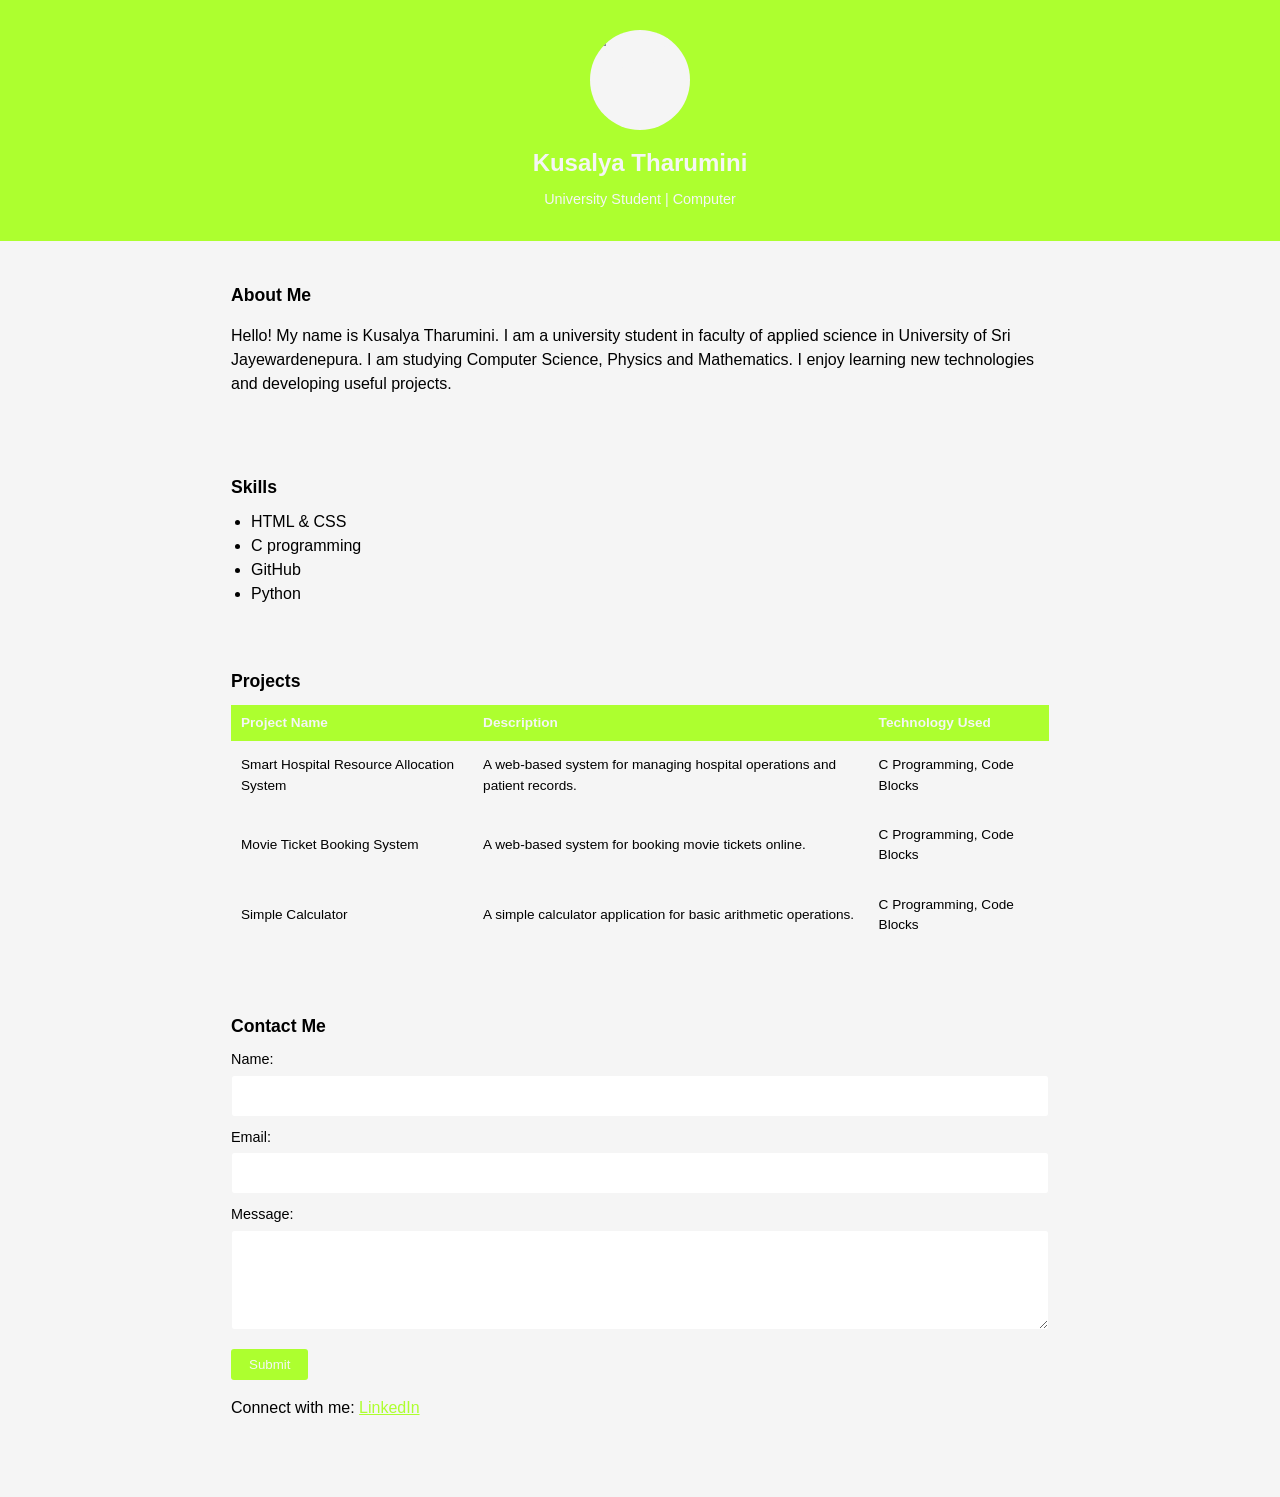
<file: Lab Practicle 1/index.html>
<!DOCTYPE html>
<html lang="en">
<head>
  <meta charset="UTF-8">
  <meta name="viewport" content="width=device-width, initial-scale=1">
  <title>My Portfolio</title>
  <link rel="stylesheet" href="style.css">
</head>
<body>

  <header>
    <img class="avatar" alt="Profile photo">
    <h1>Kusalya Tharumini</h1>
    <p>University Student  | Computer </p>
  </header>

  <main>
    <section id="about">
      <h2>About Me</h2>
      <p>Hello! My name is Kusalya Tharumini. I am a university student in faculty of applied science in University of Sri Jayewardenepura. I am studying Computer Science, Physics and Mathematics. I enjoy learning new technologies and developing useful projects.</p>
    </section>

    <section id="skills">
      <h2>Skills</h2>
      <ul>
        <li>HTML &amp; CSS</li>
        <li>C programming</li>
        <li>GitHub</li>
        <li>Python</li>
      </ul>
    </section>

    <section id="projects">
      <h2>Projects</h2>
      <table>
        <thead>
          <tr>
            <th>Project Name</th>
            <th>Description</th>
            <th>Technology Used</th>
          </tr>
        </thead>
        <tbody>
          <tr>
            <td>Smart Hospital Resource Allocation System</td>
            <td>A web-based system for managing hospital operations and patient records.</td>
            <td>C Programming, Code Blocks</td>
            
          </tr>
          <tr>
            <td>Movie Ticket Booking System</td>
            <td>A web-based system for booking movie tickets online.</td>
            <td>C Programming, Code Blocks</td>
            
          </tr>
          <tr>
            <td>Simple Calculator</td>
            <td>A simple calculator application for basic arithmetic operations.</td>
            <td>C Programming, Code Blocks</td>
            
          </tr>
        </tbody>
      </table>
    </section>

    <section id="contact">
      <h2>Contact Me</h2>
      <form>
        <label for="name">Name:</label>
        <input type="text" id="name">
        <label for="email">Email:</label>
        <input type="email" id="email">
        <label for="message">Message:</label>
        <textarea id="message"></textarea>
        <button type="submit">Submit</button>
      </form>
      <p class="connect">Connect with me:
        <a href="https://www.linkedin.com/in/kusalya-tharumini-bb0055262" target="_blank">LinkedIn</a>
      </p>
    </section>
  </main>

</body>
</html>
</file>
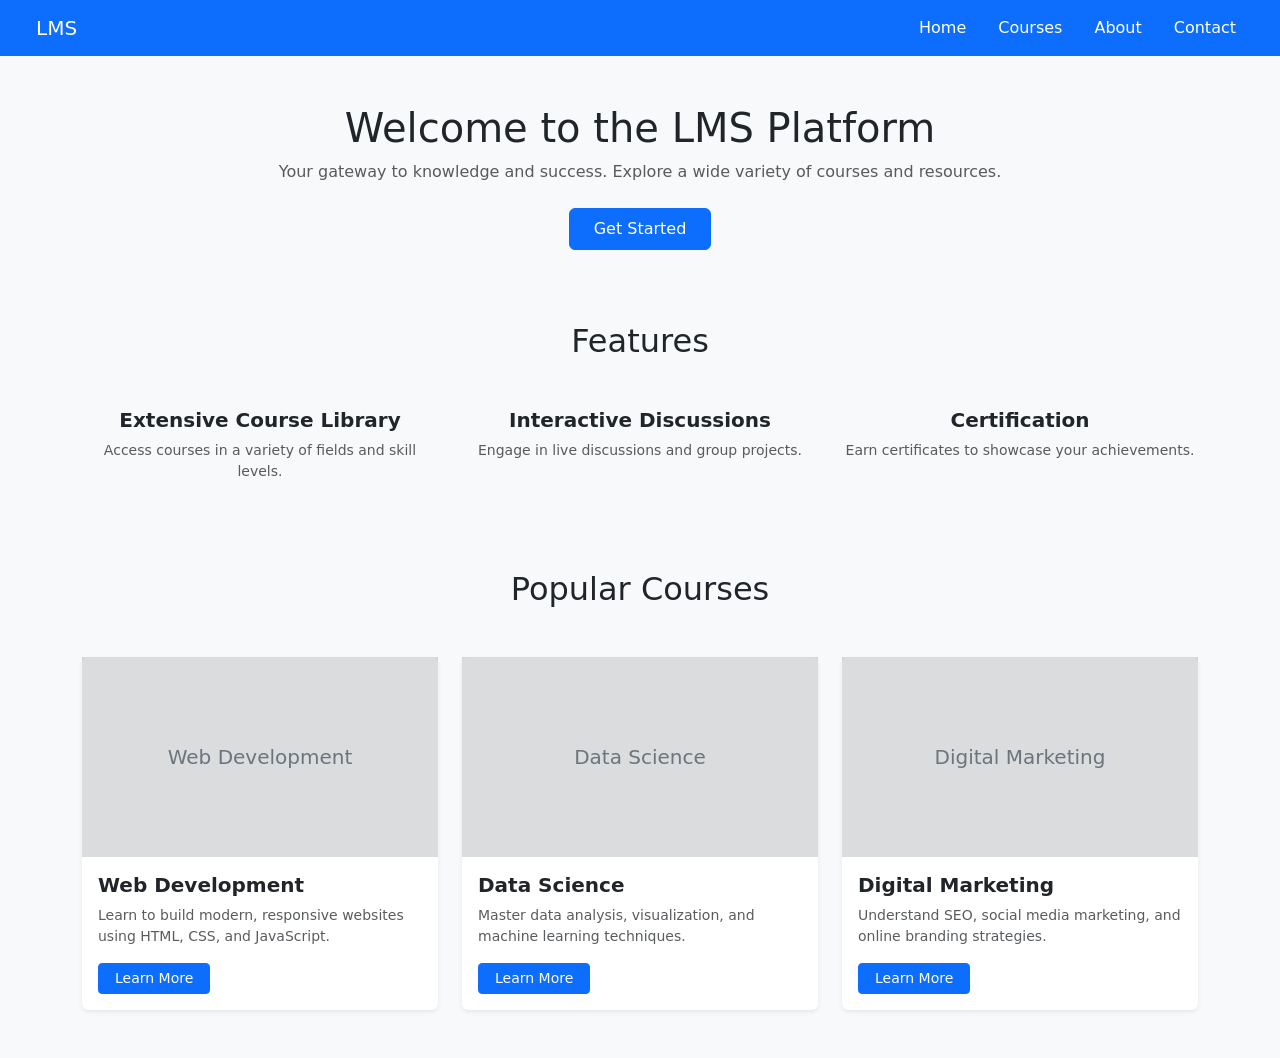
<file: Lab Practicle 3/index.html>
<!DOCTYPE html>
<html lang="en">
<head>
  <meta charset="UTF-8">
  <meta name="viewport" content="width=device-width, initial-scale=1">
  <title>LMS Platform</title>
  <link href="https://cdn.jsdelivr.net/npm/bootstrap@5.3.2/dist/css/bootstrap.min.css" rel="stylesheet">
</head>
<body class="bg-light">

  <nav class="navbar navbar-expand-lg navbar-dark bg-primary px-4">
    <div class="container-fluid">
      <a class="navbar-brand" href="#">LMS</a>
      <div class="ms-auto">
        <ul class="navbar-nav flex-row gap-3">
          <li class="nav-item"><a class="nav-link text-white active" href="#">Home</a></li>
          <li class="nav-item"><a class="nav-link text-white" href="#">Courses</a></li>
          <li class="nav-item"><a class="nav-link text-white" href="#">About</a></li>
          <li class="nav-item"><a class="nav-link text-white" href="#">Contact</a></li>
        </ul>
      </div>
    </div>
  </nav>

  <section class="text-center py-5 container">
    <h1 class="fw-normal text-dark mb-2">Welcome to the LMS Platform</h1>
    <p class="text-muted mb-4">Your gateway to knowledge and success. Explore a wide variety of courses and resources.</p>
    <a href="#" class="btn btn-primary px-4 py-2">Get Started</a>
  </section>

  <section class="container py-4 text-center">
    <h2 class="fw-normal mb-5">Features</h2>
    <div class="row g-4">
      <div class="col-md-4">
        <h5 class="fw-bold">Extensive Course Library</h5>
        <p class="text-muted small">Access courses in a variety of fields and skill levels.</p>
      </div>
      <div class="col-md-4">
        <h5 class="fw-bold">Interactive Discussions</h5>
        <p class="text-muted small">Engage in live discussions and group projects.</p>
      </div>
      <div class="col-md-4">
        <h5 class="fw-bold">Certification</h5>
        <p class="text-muted small">Earn certificates to showcase your achievements.</p>
      </div>
    </div>
  </section>

  <div class="container my-5">
    <h2 class="text-center mb-5 fw-normal text-dark">Popular Courses</h2>
    
    <div class="row g-4">
      <div class="col-md-4">
        <div class="card h-100 shadow-sm border-0">
          <div class="bg-secondary bg-opacity-25 text-secondary d-flex align-items-center justify-content-center" style="height: 200px;">
            <span class="fs-5">Web Development</span>
          </div>
          <div class="card-body d-flex flex-column">
            <h5 class="card-title fw-bold">Web Development</h5>
            <p class="card-text text-muted small">Learn to build modern, responsive websites using HTML, CSS, and JavaScript.</p>
            <a href="#" class="btn btn-primary btn-sm mt-auto align-self-start px-3">Learn More</a>
          </div>
        </div>
      </div>

      <div class="col-md-4">
        <div class="card h-100 shadow-sm border-0">
          <div class="bg-secondary bg-opacity-25 text-secondary d-flex align-items-center justify-content-center" style="height: 200px;">
            <span class="fs-5">Data Science</span>
          </div>
          <div class="card-body d-flex flex-column">
            <h5 class="card-title fw-bold">Data Science</h5>
            <p class="card-text text-muted small">Master data analysis, visualization, and machine learning techniques.</p>
            <a href="#" class="btn btn-primary btn-sm mt-auto align-self-start px-3">Learn More</a>
          </div>
        </div>
      </div>

      <div class="col-md-4">
        <div class="card h-100 shadow-sm border-0">
          <div class="bg-secondary bg-opacity-25 text-secondary d-flex align-items-center justify-content-center" style="height: 200px;">
            <span class="fs-5">Digital Marketing</span>
          </div>
          <div class="card-body d-flex flex-column">
            <h5 class="card-title fw-bold">Digital Marketing</h5>
            <p class="card-text text-muted small">Understand SEO, social media marketing, and online branding strategies.</p>
            <a href="#" class="btn btn-primary btn-sm mt-auto align-self-start px-3">Learn More</a>
          </div>
        </div>
      </div>
    </div>
  </div>

</body>
</html>
</file>
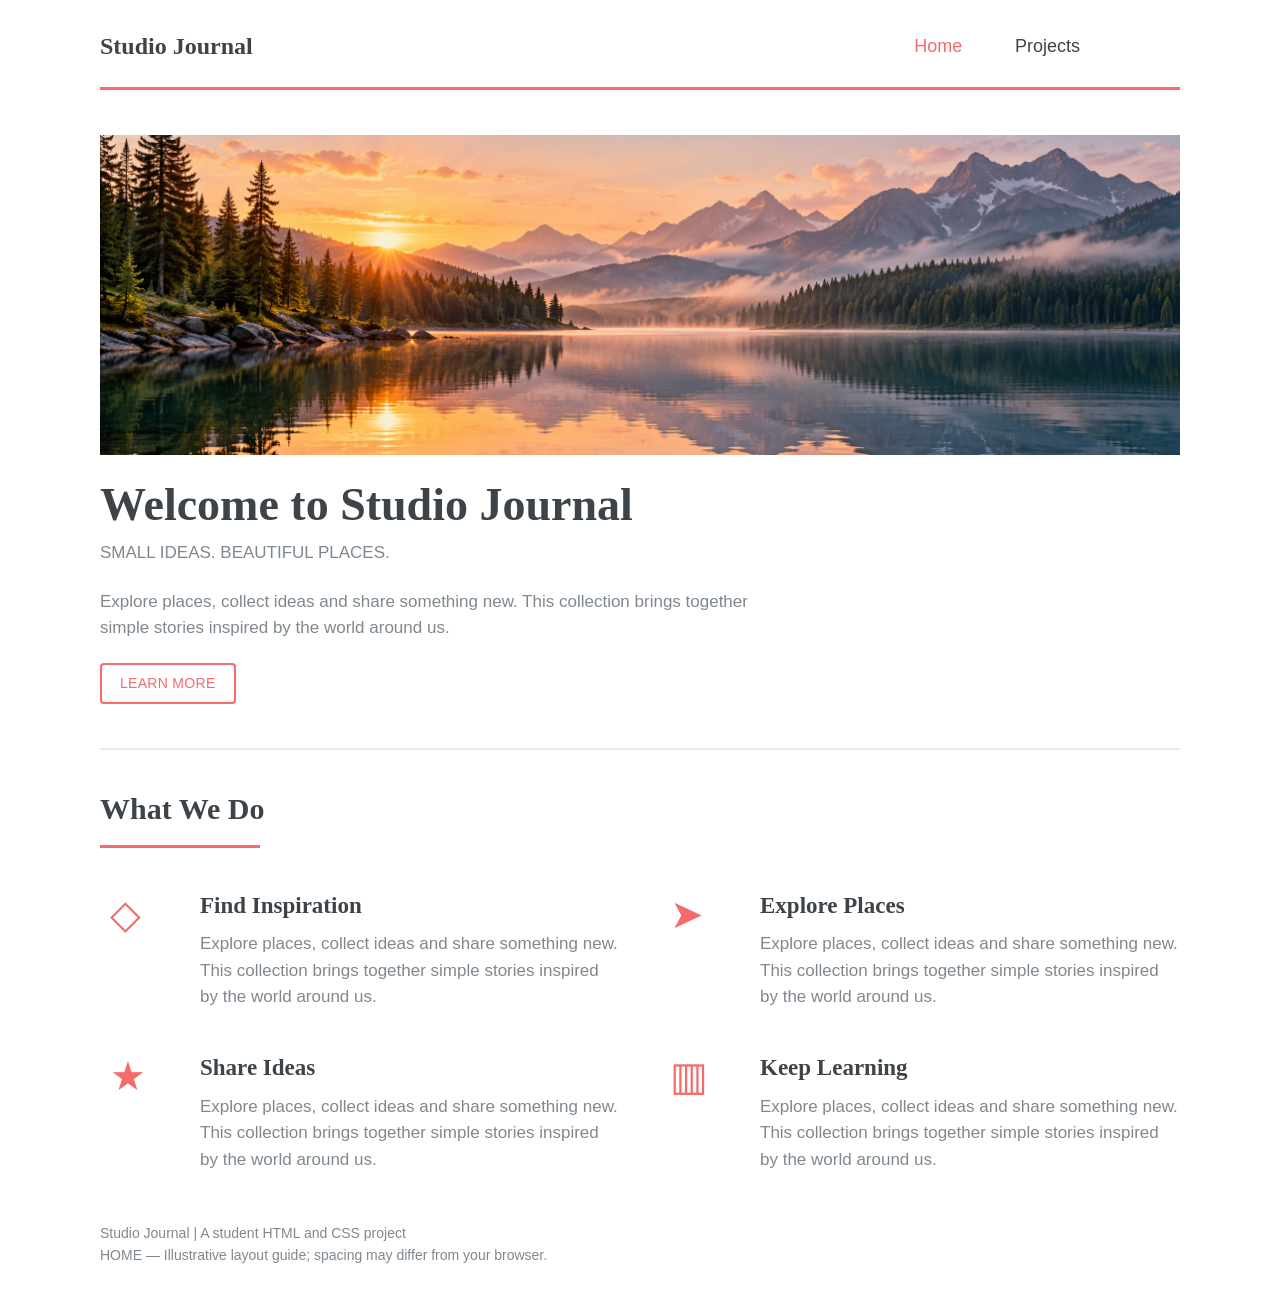
<file: Lab Practicle 2/LAB-Practical-2-Materials/index.html>
<!DOCTYPE html>
<html lang="en">
<head>
    <meta charset="UTF-8">
    <meta name="viewport" content="width=device-width, initial-scale=1.0">
    <title>Studio Journal | Home</title>
    <link rel="stylesheet" href="style.css">
</head>
<body>
    <header>
        <a class="logo" href="index.html"><strong>Studio Journal</strong></a>
        <nav>
            <a href="index.html" class="active" aria-current="page">Home</a>
            <a href="projects.html">Projects</a>
        </nav>
    </header>

    <main>
        <section class="intro">
            <img class="banner" src="images/pic10.png" alt="Mountain lake at sunrise">
            <h1>Welcome to Studio Journal</h1>
            <p class="subtitle">Small ideas. Beautiful places.</p>
            <p>Explore places, collect ideas and share something new. This collection brings together simple stories inspired by the world around us.</p>
            <a class="button" href="#features">Learn More</a>
        </section>

        <section id="features">
            <h2>What We Do</h2>
            <div class="features">
                <article class="feature">
                    <span class="icon" aria-hidden="true">◇</span>
                    <div>
                        <h3>Find Inspiration</h3>
                        <p>Explore places, collect ideas and share something new. This collection brings together simple stories inspired by the world around us.</p>
                    </div>
                </article>
                <article class="feature">
                    <span class="icon" aria-hidden="true">➤</span>
                    <div>
                        <h3>Explore Places</h3>
                        <p>Explore places, collect ideas and share something new. This collection brings together simple stories inspired by the world around us.</p>
                    </div>
                </article>
                <article class="feature">
                    <span class="icon" aria-hidden="true">★</span>
                    <div>
                        <h3>Share Ideas</h3>
                        <p>Explore places, collect ideas and share something new. This collection brings together simple stories inspired by the world around us.</p>
                    </div>
                </article>
                <article class="feature">
                    <span class="icon" aria-hidden="true">▥</span>
                    <div>
                        <h3>Keep Learning</h3>
                        <p>Explore places, collect ideas and share something new. This collection brings together simple stories inspired by the world around us.</p>
                    </div>
                </article>
            </div>
        </section>
    </main>
    <footer><p>Studio Journal | A student HTML and CSS project</p>
      <p>HOME — Illustrative layout guide; spacing may differ from your browser.

    </footer>
</body>
</html>
</file>
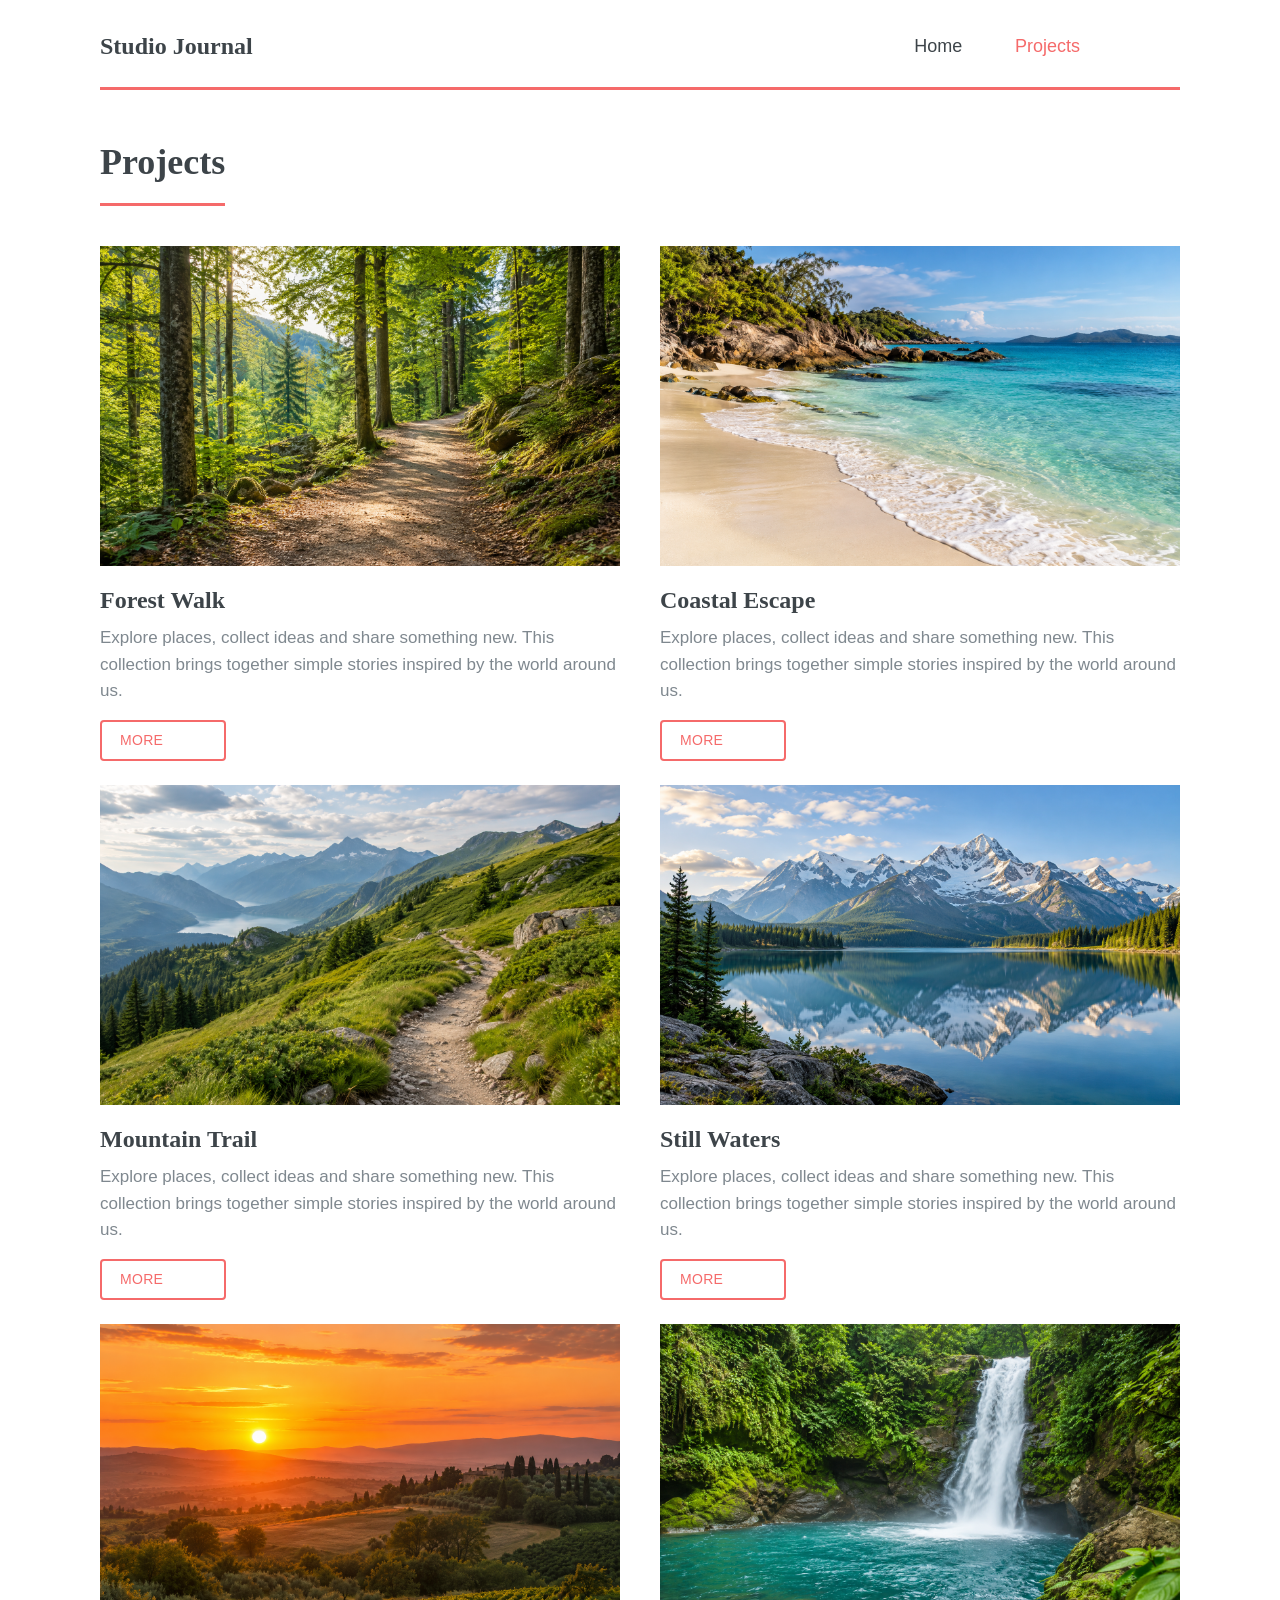
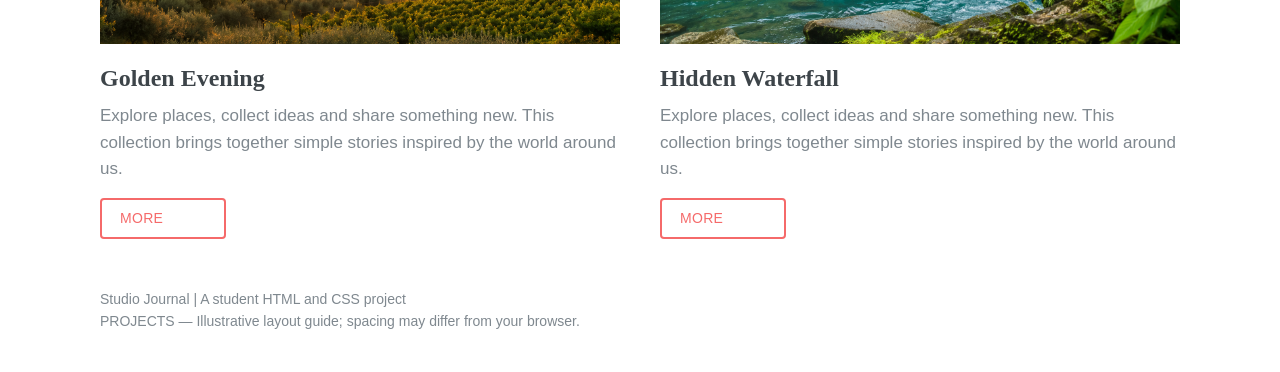
<file: Lab Practicle 2/LAB-Practical-2-Materials/projects.html>
<!DOCTYPE html>
<html lang="en">
<head>
    <meta charset="UTF-8">
    <meta name="viewport" content="width=device-width, initial-scale=1.0">
    <title>Studio Journal | Projects</title>
    <link rel="stylesheet" href="style.css">
</head>
<body>
    <header>
        <a class="logo" href="index.html"><strong>Studio Journal</strong></a>
        <nav>
            <a href="index.html">Home</a>
            <a href="projects.html" class="active" aria-current="page">Projects</a>
        </nav>
    </header>

    <main>
        <section>
            <h1 class="section-title">Projects</h1>
            <div class="projects">
                <article>
                    <img src="images/pic01.png" alt="Sunlit path through a green forest">
                    <h3>Forest Walk</h3>
                    <p>Explore places, collect ideas and share something new. This collection brings together simple stories inspired by the world around us.</p>
                    <a class="button" href="images/pic01.png">More</a>
                </article>
                <article>
                    <img src="images/pic02.png" alt="Sandy coastline beside turquoise water">
                    <h3>Coastal Escape</h3>
                    <p>Explore places, collect ideas and share something new. This collection brings together simple stories inspired by the world around us.</p>
                    <a class="button" href="images/pic02.png">More</a>
                </article>
                <article>
                    <img src="images/pic03.png" alt="Trail through green mountain hills">
                    <h3>Mountain Trail</h3>
                    <p>Explore places, collect ideas and share something new. This collection brings together simple stories inspired by the world around us.</p>
                    <a class="button" href="images/pic03.png">More</a>
                </article>
                <article>
                    <img src="images/pic04.png" alt="Lake reflecting distant mountains">
                    <h3>Still Waters</h3>
                    <p>Explore places, collect ideas and share something new. This collection brings together simple stories inspired by the world around us.</p>
                    <a class="button" href="images/pic04.png">More</a>
                </article>
                <article>
                    <img src="images/pic05.png" alt="Sunset over rolling countryside">
                    <h3>Golden Evening</h3>
                    <p>Explore places, collect ideas and share something new. This collection brings together simple stories inspired by the world around us.</p>
                    <a class="button" href="images/pic05.png">More</a>
                </article>
                <article>
                    <img src="images/pic06.png" alt="Waterfall surrounded by green plants">
                    <h3>Hidden Waterfall</h3>
                    <p>Explore places, collect ideas and share something new. This collection brings together simple stories inspired by the world around us.</p>
                    <a class="button" href="images/pic06.png">More</a>
                </article>
            </div>
        </section>
    </main>
    <footer><p>Studio Journal | A student HTML and CSS project</p>
      <p>PROJECTS — Illustrative layout guide; spacing may differ from your browser.</footer>
</body>
</html>
</file>
<file: Lab Practicle 1/style.css>
* { box-sizing: border-box; }

body {
  margin: 0;
  font-family: Arial, Helvetica, sans-serif;
  background: whitesmoke;
  color: black;
  line-height: 1.5;
}


header {
  background: greenyellow;
  color: whitesmoke;
  text-align: center;
  padding: 30px 20px;
}
.avatar {
  width: 100px;
  height: 100px;
  border-radius: 50%;
  background: whitesmoke;
  display: block;
  margin: 0 auto 15px;
}
header h1 { margin: 0 0 8px; font-size: 1.5rem; }
header p  { margin: 0; font-size: 0.9rem; }


main {
  max-width: 900px;
  margin: 0 auto;
  padding: 20px;
}
section {
  background: whitesmoke;
  border: 1px solid whitesmoke;
  border-radius: 4px;
  padding: 20px;
  margin-bottom: 20px;
}
section h2 { margin: 0 0 10px; font-size: 1.1rem; }
ul { margin: 0; padding-left: 20px; }


table { width: 100%; border-collapse: collapse; }
th {
  background: greenyellow;);
  color: whitesmoke;
  text-align: left;
  padding: 8px 10px;
  font-size: 0.85rem;
}
td {
  padding: 14px 10px;
  border-bottom: 1px solid whitesmoke;
  font-size: 0.85rem;
  vertical-align: middle;
}
td img {
  width: 60px;
  height: 50px;
  background: whitesmoke;
  display: block;
}

form label { display: block; margin: 10px 0 4px; font-size: 0.9rem; }
form input, form textarea {
  width: 100%;
  padding: 8px;
  border: 1px solid whitesmoke;
  border-radius: 3px;
  font: inherit;
}
form textarea { height: 100px; resize: vertical; }
form button {
  margin-top: 12px;
  padding: 8px 18px;
  background: greenyellow;
  color: whitesmoke;
  border: 0;
  border-radius: 3px;
  cursor: pointer;
}
form button:hover { background: greenyellow; }
.connect a { color: greenyellow; }
</file>
<file: Lab Practicle 2/LAB-Practical-2-Materials/style.css>
* {
    box-sizing: border-box;
}

body {
    max-width: 1200px;
    margin: 0 auto;
    padding: 0 60px 40px;
    background-color: #ffffff;
    font-family: Arial, sans-serif;
    font-size: 17px;
    line-height: 1.55;
    color: #7f888f;
}

h1,
h2,
h3 {
    font-family: Georgia, "Times New Roman", serif;
    color: #3d4449;
}

img {
    width: 100%;
    display: block;
}

p {
    margin: 0;
}

header {
    display: flex;
    justify-content: space-between;
    align-items: center;
    padding: 28px 0 22px;
    border-bottom: 3px solid #f56a6a;
}

.logo {
    font-family: Georgia, "Times New Roman", serif;
    font-size: 24px;
    color: #3d4449;
    text-decoration: none;
}

nav {
    margin-right: 100px;
}

nav a {
    margin-left: 48px;
    font-size: 18px;
    color: #3d4449;
    text-decoration: none;
}

nav a.active,
nav a:hover {
    color: #f56a6a;
}

.button {
    display: inline-block;
    min-width: 126px;
    padding: 10px 18px;
    border: 2px solid #f56a6a;
    border-radius: 4px;
    background-color: #ffffff;
    font-size: 14px;
    line-height: 1.2;
    letter-spacing: 0.3px;
    text-transform: uppercase;
    text-decoration: none;
    color: #f56a6a;
}

.button:hover {
    background-color: #f56a6a;
    color: #ffffff;
}

.banner {
    margin-top: 45px;
    height: 320px;
    object-fit: cover;
}

.intro h1 {
    margin: 22px 0 8px;
    font-size: 46px;
    line-height: 1.2;
}

.subtitle {
    margin-bottom: 22px;
    font-size: 17px;
    text-transform: uppercase;
}

.intro p {
    max-width: 700px;
    margin-bottom: 22px;
}

.intro .subtitle {
    margin-bottom: 22px;
}

#features {
    margin-top: 44px;
    padding-top: 36px;
    border-top: 2px solid #e8eaec;
}

#features h2 {
    margin: 0 0 40px;
    font-size: 30px;
}

#features h2::after {
    content: "";
    display: block;
    width: 160px;
    height: 3px;
    margin-top: 12px;
    background-color: #f56a6a;
}

.features {
    display: grid;
    grid-template-columns: 1fr 1fr;
    gap: 40px;
}

.feature {
    display: flex;
    align-items: flex-start;
}

.icon {
    flex: 0 0 100px;
    padding: 6px 0 0 10px;
    font-size: 40px;
    line-height: 1;
    color: #f56a6a;
}

.feature h3 {
    margin: 0 0 8px;
    font-size: 23px;
}

.feature p {
    font-size: 17px;
    line-height: 1.55;
}

.section-title {
    margin: 45px 0 40px;
    font-size: 36px;
}

.section-title::after {
    content: "";
    display: block;
    width: 125px;
    height: 3px;
    margin-top: 12px;
    background-color: #f56a6a;
}

.projects {
    display: grid;
    grid-template-columns: 1fr 1fr;
    gap: 24px 40px;
}

.projects img {
    height: 320px;
    object-fit: cover;
}

.projects h3 {
    margin: 16px 0 6px;
    font-size: 24px;
}

.projects p {
    margin-bottom: 16px;
}

footer {
    margin-top: 50px;
    font-size: 14px;
    color: #7f888f;
}

@media (max-width: 650px) {
    body {
        padding: 0 20px 30px;
    }

    header {
        flex-direction: column;
        align-items: flex-start;
        gap: 12px;
    }

    nav {
        margin-right: 0;
    }

    nav a {
        margin-left: 0;
        margin-right: 24px;
    }

    .banner {
        height: 180px;
    }

    .intro h1 {
        font-size: 34px;
    }

    .features,
    .projects {
        grid-template-columns: 1fr;
    }

    .projects img {
        height: auto;
        aspect-ratio: 13 / 8;
    }
}
</file>
